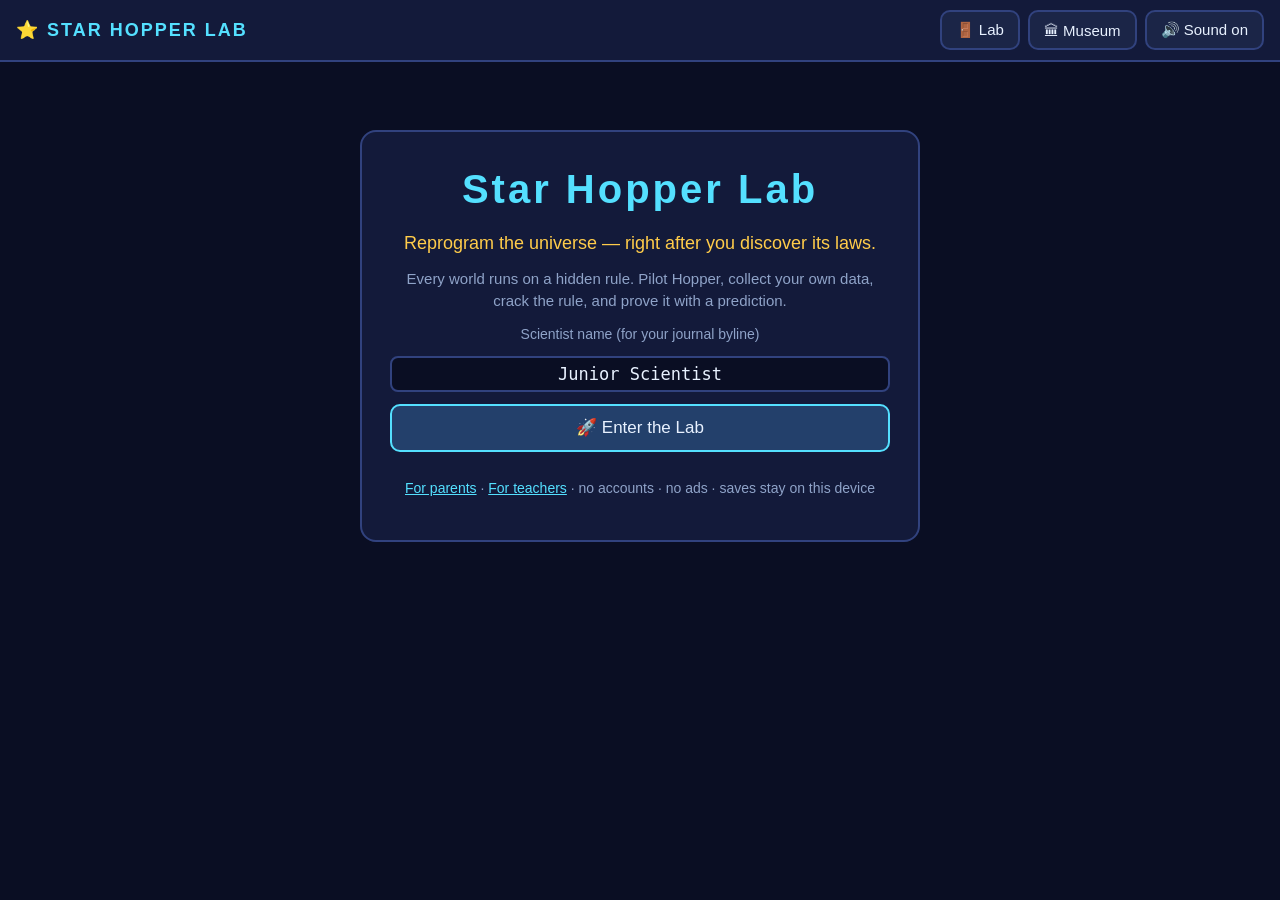
<file: index.html>
<!DOCTYPE html>
<html lang="en">
<head>
  <meta charset="utf-8">
  <meta name="viewport" content="width=device-width, initial-scale=1">
  <title>Star Hopper Lab</title>
  <meta name="description" content="A kids' space platformer that is secretly a research lab: discover each world's hidden law with your own data, then reprogram the universe.">
  <meta name="theme-color" content="#0a0e23">
  <link rel="manifest" href="manifest.webmanifest">
  <link rel="icon" href="assets/icon.svg?v=5" type="image/svg+xml">
  <link rel="stylesheet" href="css/style.css?v=5">
</head>
<body>
  <a class="skip-link" href="#main">Skip to the game</a>

  <header id="topbar">
    <div class="logo">⭐ STAR HOPPER LAB</div>
    <nav aria-label="Main">
      <button id="nav-lab" type="button">🚪 Lab</button>
      <button id="nav-museum" type="button">🏛 Museum</button>
      <button id="btn-mute" type="button" aria-pressed="false">🔊 Sound on</button>
    </nav>
  </header>

  <main id="main">

    <!-- ============ TITLE ============ -->
    <section id="screen-title" class="screen">
      <div class="title-card">
        <h1>Star Hopper Lab</h1>
        <p class="tagline">Reprogram the universe — right after you discover its laws.</p>
        <p class="title-blurb">Every world runs on a hidden rule. Pilot Hopper, collect your own data,
          crack the rule, and prove it with a prediction.</p>
        <label for="player-name">Scientist name (for your journal byline)</label>
        <input id="player-name" maxlength="24" autocomplete="off">
        <button id="btn-start" class="big accent" type="button">🚀 Enter the Lab</button>
        <p class="footnote">
          <a href="parents.html">For parents</a> · <a href="teachers.html">For teachers</a>
          · no accounts · no ads · saves stay on this device
        </p>
      </div>
    </section>

    <!-- ============ LAB HUB ============ -->
    <section id="screen-lab" class="screen hidden">
      <h2>Choose an expedition</h2>
      <p id="lab-meta" class="lab-meta"></p>
      <div class="world-grid">
        <button class="world-card" id="world-terra" type="button">
          <span class="world-emoji">🌍</span>
          <b>Terra Data</b>
          <span class="world-desc">Measurement &amp; variables</span>
          <span class="world-status" id="terra-status">Mission 1: The Engine Law</span>
        </button>
        <div class="world-card locked" aria-disabled="true">
          <span class="world-emoji">🌪</span><b>Ventus</b>
          <span class="world-desc">Noise &amp; replication</span>
          <span class="world-status">🔒 Locked — a future expedition</span>
        </div>
        <div class="world-card locked" aria-disabled="true">
          <span class="world-emoji">🪐</span><b>Correlata</b>
          <span class="world-desc">Relationships &amp; models</span>
          <span class="world-status">🔒 Locked — a future expedition</span>
        </div>
        <div class="world-card locked" aria-disabled="true">
          <span class="world-emoji">🐾</span><b>Census-7</b>
          <span class="world-desc">Sampling &amp; bias</span>
          <span class="world-status">🔒 Locked — a future expedition</span>
        </div>
        <div class="world-card locked" aria-disabled="true">
          <span class="world-emoji">🛰</span><b>Sorter Station</b>
          <span class="world-desc">Classification rules</span>
          <span class="world-status">🔒 Locked — a future expedition</span>
        </div>
        <div class="world-card locked" aria-disabled="true">
          <span class="world-emoji">🌊</span><b>Tempus</b>
          <span class="world-desc">Data over time</span>
          <span class="world-status">🔒 Locked — the capstone</span>
        </div>
      </div>
      <button id="btn-museum" class="big" type="button">🏛 Visit the Lab Museum</button>
    </section>

    <!-- ============ MISSION ============ -->
    <section id="screen-mission" class="screen hidden">
      <div id="mission-banner">
        <div id="mission-title-line">
          <b id="mission-name">The Engine Law</b>
          <span id="mission-question" class="mission-question"></span>
        </div>
        <ol id="step-tracker" aria-label="Research steps">
          <li>Question</li>
          <li>Collect</li>
          <li>Chart</li>
          <li>Predict</li>
          <li>Test</li>
          <li>Publish</li>
        </ol>
      </div>
      <p id="phase-hint" class="phase-hint"></p>

      <div class="mission-cols">
        <section id="world-pane" aria-label="Jump field">
          <div class="canvas-wrap">
            <canvas id="world-canvas" width="640" height="360"
              aria-label="Jump field: Hopper the robot jumps across alien terrain. A metre ruler runs along the ground."></canvas>
            <div id="impact-word" class="hidden" aria-hidden="true"></div>
          </div>
          <div id="speech-bubble" class="off"></div>

          <div id="vars-panel">
            <label class="engine-label" for="engine-slider">hopper.engine
              <input type="range" id="engine-slider" min="1" max="10" step="1" value="3">
              <output id="engine-value" for="engine-slider">3</output>
              <span id="engine-locked-note" class="locked-note"></span>
            </label>
            <span class="locked-chip">gravity = 10 <em>(locked)</em></span>
            <span class="locked-chip">mass = 1 <em>(locked)</em></span>
          </div>

          <div id="action-bar">
            <button id="btn-jump" class="big" type="button" title="Shortcut: J">🦘 Jump!</button>
            <button id="btn-phase-next" class="big accent" type="button"></button>
          </div>

          <div id="predict-panel" class="hidden mission-panel">
            <p id="predict-prompt"></p>
            <div class="predict-row">
              <label for="predict-input">My prediction:
                <input id="predict-input" type="number" min="0" max="52" step="0.5"> m
              </label>
              <button id="btn-commit" class="big accent" type="button">🔒 Lock it in!</button>
            </div>
          </div>

          <div id="test-panel" class="hidden mission-panel">
            <div class="predict-row">
              <button id="btn-official" class="big accent" type="button">🚀 Official Run!</button>
              <button id="btn-retry" class="hidden" type="button">🔁 Predict again</button>
            </div>
            <div id="test-result" class="hidden"></div>
          </div>
        </section>

        <section id="side-pane">
          <div role="tablist" id="side-tabs" aria-label="Lab tools">
            <button role="tab" id="tab-notebook" aria-selected="true" type="button">📓 Notebook</button>
            <button role="tab" id="tab-console" aria-selected="false" type="button">⌨️ KidCode</button>
            <button role="tab" id="tab-journal" aria-selected="false" type="button" disabled>📰 Journal</button>
          </div>

          <div id="panel-notebook" role="tabpanel" aria-label="Field Notebook">
            <div class="table-scroll">
              <table id="notebook-table">
                <caption>Field Notebook — every jump is a data point</caption>
                <thead>
                  <tr><th scope="col">Trial</th><th scope="col">engine</th><th scope="col">distance (m)</th></tr>
                </thead>
                <tbody></tbody>
              </table>
            </div>
            <canvas id="chart-canvas" width="560" height="260" aria-label="Live dot plot of landing distances"></canvas>
            <p id="chart-summary" class="chart-summary" aria-live="polite"></p>
          </div>

          <div id="panel-console" role="tabpanel" class="hidden" aria-label="KidCode console">
            <div id="template-area"></div>
            <textarea id="free-code" class="hidden" rows="9" spellcheck="false"
              aria-label="KidCode editor — write your own program"></textarea>
            <div class="console-row">
              <button id="btn-run" class="big" type="button" title="Shortcut: R">▶ Run code</button>
              <button id="btn-mode-toggle" type="button">✏️ Free typing</button>
            </div>
            <div id="console-error" role="alert" class="hidden"></div>
            <pre id="console-output" aria-label="Code output"></pre>
          </div>

          <div id="panel-journal" role="tabpanel" class="hidden" aria-label="The Hopper Journal">
            <div id="publish-form">
              <h3>📰 The Hopper Journal</h3>
              <label for="article-title">Title</label>
              <input id="article-title" maxlength="60" placeholder="The Engine Law!">
              <p class="byline-row">by <span id="article-byline"></span></p>
              <img id="article-chart-img" alt="Your chart" class="article-chart">
              <fieldset id="tile-groups">
                <legend>Build your conclusion from word tiles</legend>
                <div class="tile-row" id="tiles-1"></div>
                <div class="tile-row" id="tiles-2"></div>
                <div class="tile-row" id="tiles-3"></div>
              </fieldset>
              <p id="conclusion-preview" class="conclusion-preview"></p>
              <label for="article-note">Add your own note (optional)</label>
              <input id="article-note" maxlength="120" placeholder="I noticed that...">
              <button id="btn-publish" class="big accent" type="button" disabled>📰 Publish!</button>
              <div id="quackers-box" class="hidden">
                <p id="quackers-text"></p>
                <div class="predict-row">
                  <button id="btn-more-trials" type="button">🔁 Collect more first</button>
                  <button id="btn-publish-anyway" type="button">📰 Publish now</button>
                </div>
              </div>
            </div>
            <div id="publish-done" class="hidden">
              <h3 id="published-title"></h3>
              <p>Your finding is now an exhibit in the Lab Museum, and the law joined your Rule Card codex.</p>
              <div class="predict-row">
                <button id="btn-done-museum" class="big accent" type="button">🏛 See the Museum</button>
                <button id="btn-done-lab" class="big" type="button">← Back to the Lab</button>
              </div>
            </div>
          </div>
        </section>
      </div>
    </section>

    <!-- ============ MUSEUM ============ -->
    <section id="screen-museum" class="screen hidden">
      <h2>🏛 Lab Museum</h2>
      <p class="lab-meta">Published findings and discovered laws — the trophies of research.</p>
      <div id="exhibit-list" class="exhibit-grid"></div>
      <h3>📜 Rule Card Codex</h3>
      <div id="codex-list" class="codex-grid"></div>
      <button id="btn-back-lab" class="big" type="button">← Back to the Lab</button>
    </section>
  </main>

  <script src="js/core/rng.js?v=5"></script>
  <script src="js/core/stats.js?v=5"></script>
  <script src="js/core/sim.js?v=5"></script>
  <script src="js/core/chartscale.js?v=5"></script>
  <script src="js/core/kidcode.js?v=5"></script>
  <script src="js/core/missions.js?v=5"></script>
  <script src="js/core/save.js?v=5"></script>
  <script src="js/game/jokes.js?v=5"></script>
  <script src="js/game/audio.js?v=5"></script>
  <script src="js/game/chart.js?v=5"></script>
  <script src="js/game/notebook.js?v=5"></script>
  <script src="js/game/world.js?v=5"></script>
  <script src="js/game/console.js?v=5"></script>
  <script src="js/game/journal.js?v=5"></script>
  <script src="js/game/main.js?v=5"></script>
</body>
</html>
</file>
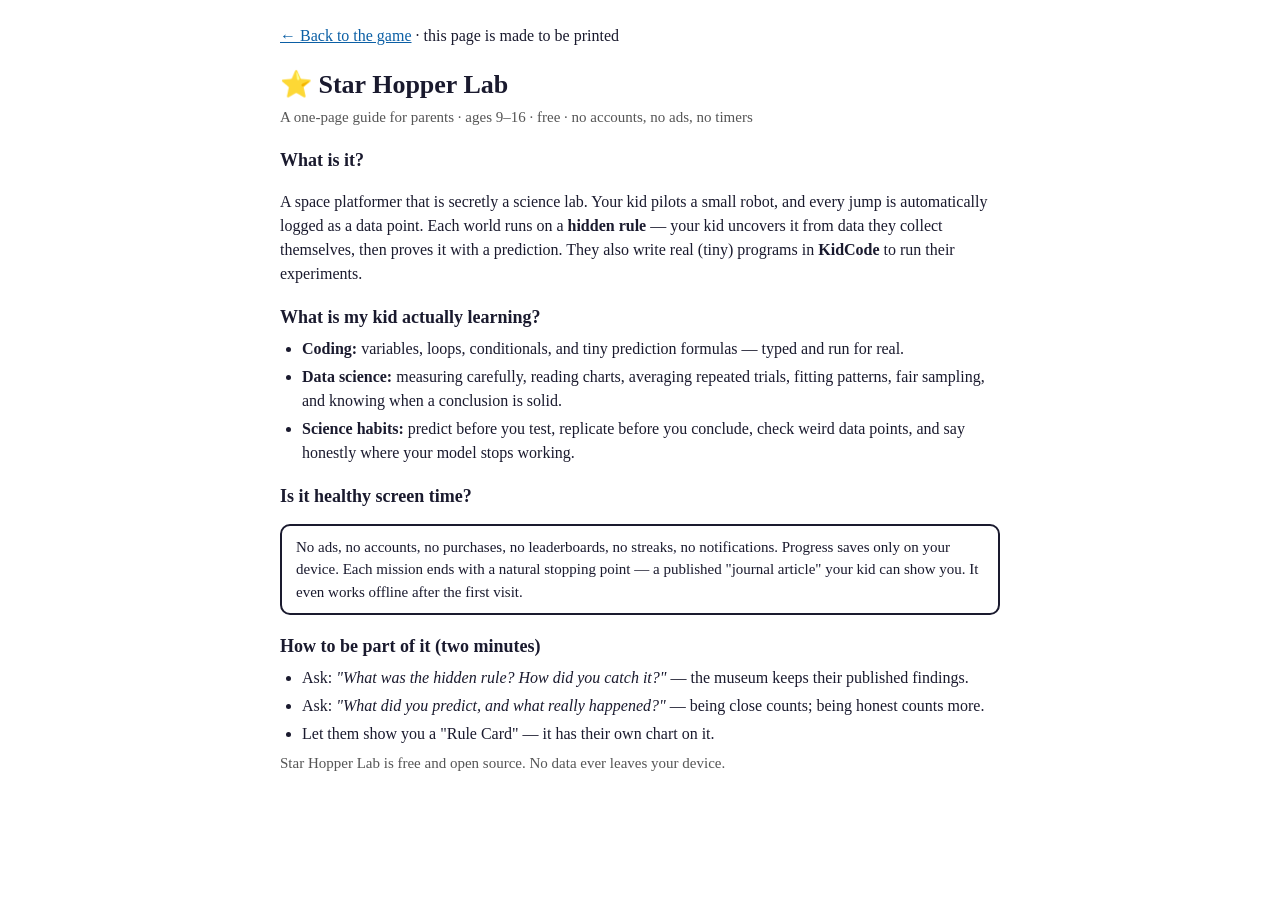
<file: parents.html>
<!DOCTYPE html>
<html lang="en">
<head>
  <meta charset="utf-8">
  <meta name="viewport" content="width=device-width, initial-scale=1">
  <title>Star Hopper Lab — a one-page guide for parents</title>
  <style>
    body { font-family: Georgia, "Times New Roman", serif; font-size: 16px; line-height: 1.5;
           max-width: 720px; margin: 24px auto; padding: 0 16px; color: #1a1a2e; background: #fff; }
    h1 { font-size: 26px; margin-bottom: 2px; }
    h2 { font-size: 18px; margin: 18px 0 4px; }
    .sub { color: #555; margin-top: 0; font-size: 15px; }
    ul { margin: 6px 0; padding-left: 22px; }
    li { margin: 4px 0; }
    .box { border: 2px solid #1a1a2e; border-radius: 10px; padding: 10px 14px; margin: 14px 0; font-size: 15px; }
    a { color: #0b5fa5; }
    @media print { body { margin: 0.5in; font-size: 14px; } a { color: inherit; text-decoration: none; } .no-print { display: none; } }
  </style>
</head>
<body>
  <p class="no-print"><a href="index.html">← Back to the game</a> · this page is made to be printed</p>
  <h1>⭐ Star Hopper Lab</h1>
  <p class="sub">A one-page guide for parents · ages 9–16 · free · no accounts, no ads, no timers</p>

  <h2>What is it?</h2>
  <p>A space platformer that is secretly a science lab. Your kid pilots a small robot, and every jump is
    automatically logged as a data point. Each world runs on a <b>hidden rule</b> — your kid uncovers it from
    data they collect themselves, then proves it with a prediction. They also write real (tiny) programs in
    <b>KidCode</b> to run their experiments.</p>

  <h2>What is my kid actually learning?</h2>
  <ul>
    <li><b>Coding:</b> variables, loops, conditionals, and tiny prediction formulas — typed and run for real.</li>
    <li><b>Data science:</b> measuring carefully, reading charts, averaging repeated trials, fitting patterns,
      fair sampling, and knowing when a conclusion is solid.</li>
    <li><b>Science habits:</b> predict before you test, replicate before you conclude, check weird data points,
      and say honestly where your model stops working.</li>
  </ul>

  <h2>Is it healthy screen time?</h2>
  <div class="box">
    No ads, no accounts, no purchases, no leaderboards, no streaks, no notifications. Progress saves only on
    your device. Each mission ends with a natural stopping point — a published "journal article" your kid can
    show you. It even works offline after the first visit.
  </div>

  <h2>How to be part of it (two minutes)</h2>
  <ul>
    <li>Ask: <i>"What was the hidden rule? How did you catch it?"</i> — the museum keeps their published findings.</li>
    <li>Ask: <i>"What did you predict, and what really happened?"</i> — being close counts; being honest counts more.</li>
    <li>Let them show you a "Rule Card" — it has their own chart on it.</li>
  </ul>

  <p class="sub">Star Hopper Lab is free and open source. No data ever leaves your device.</p>
</body>
</html>
</file>
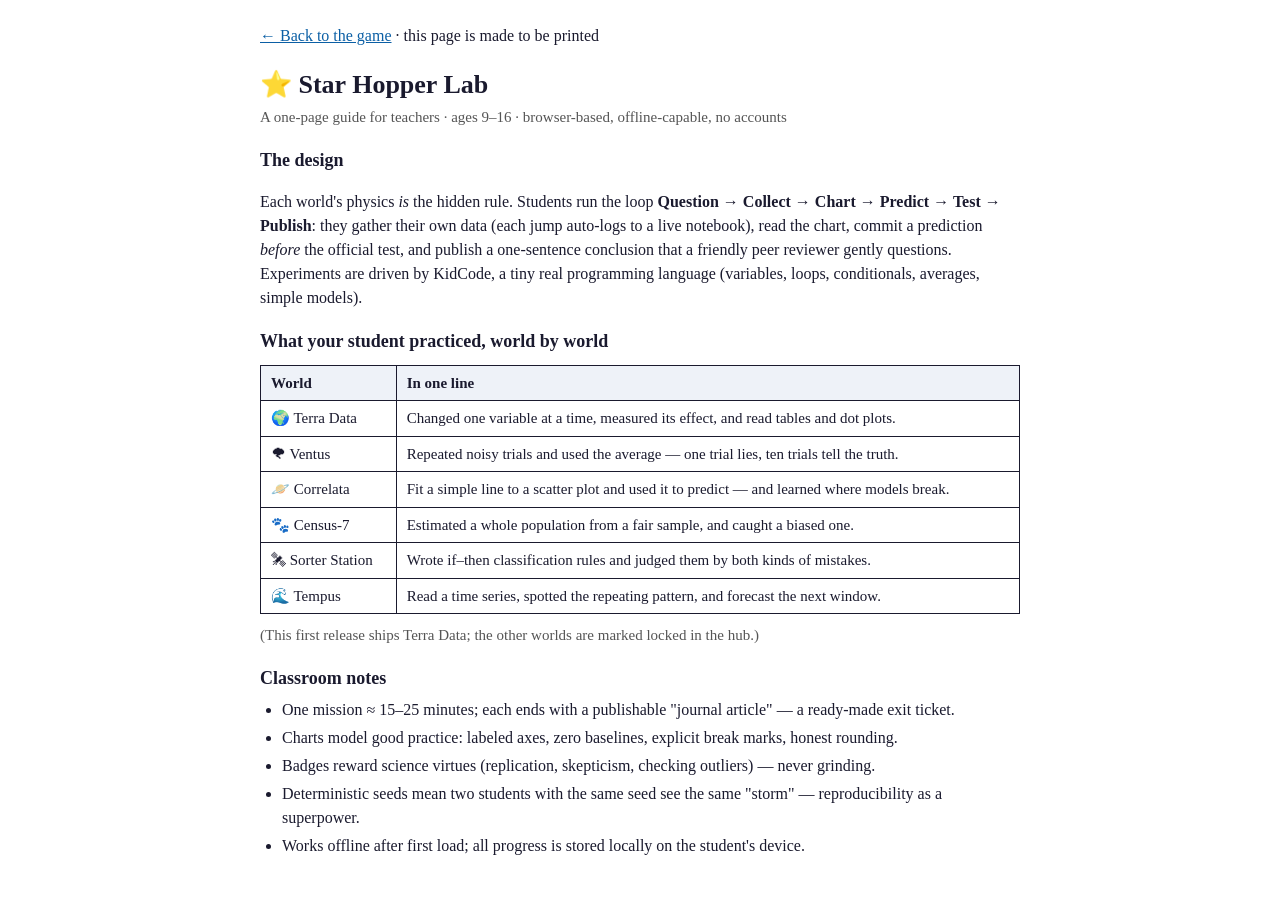
<file: teachers.html>
<!DOCTYPE html>
<html lang="en">
<head>
  <meta charset="utf-8">
  <meta name="viewport" content="width=device-width, initial-scale=1">
  <title>Star Hopper Lab — a one-page guide for teachers</title>
  <style>
    body { font-family: Georgia, "Times New Roman", serif; font-size: 16px; line-height: 1.5;
           max-width: 760px; margin: 24px auto; padding: 0 16px; color: #1a1a2e; background: #fff; }
    h1 { font-size: 26px; margin-bottom: 2px; }
    h2 { font-size: 18px; margin: 18px 0 4px; }
    .sub { color: #555; margin-top: 0; font-size: 15px; }
    table { border-collapse: collapse; width: 100%; font-size: 15px; margin: 10px 0; }
    th, td { border: 1px solid #1a1a2e; padding: 6px 10px; text-align: left; vertical-align: top; }
    th { background: #eef2f8; }
    ul { margin: 6px 0; padding-left: 22px; }
    li { margin: 4px 0; }
    a { color: #0b5fa5; }
    @media print { body { margin: 0.5in; font-size: 14px; } a { color: inherit; text-decoration: none; } .no-print { display: none; } }
  </style>
</head>
<body>
  <p class="no-print"><a href="index.html">← Back to the game</a> · this page is made to be printed</p>
  <h1>⭐ Star Hopper Lab</h1>
  <p class="sub">A one-page guide for teachers · ages 9–16 · browser-based, offline-capable, no accounts</p>

  <h2>The design</h2>
  <p>Each world's physics <i>is</i> the hidden rule. Students run the loop
    <b>Question → Collect → Chart → Predict → Test → Publish</b>: they gather their own data (each jump
    auto-logs to a live notebook), read the chart, commit a prediction <i>before</i> the official test, and
    publish a one-sentence conclusion that a friendly peer reviewer gently questions. Experiments are driven
    by KidCode, a tiny real programming language (variables, loops, conditionals, averages, simple models).</p>

  <h2>What your student practiced, world by world</h2>
  <table>
    <tr><th>World</th><th>In one line</th></tr>
    <tr><td>🌍 Terra Data</td><td>Changed one variable at a time, measured its effect, and read tables and dot plots.</td></tr>
    <tr><td>🌪 Ventus</td><td>Repeated noisy trials and used the average — one trial lies, ten trials tell the truth.</td></tr>
    <tr><td>🪐 Correlata</td><td>Fit a simple line to a scatter plot and used it to predict — and learned where models break.</td></tr>
    <tr><td>🐾 Census-7</td><td>Estimated a whole population from a fair sample, and caught a biased one.</td></tr>
    <tr><td>🛰 Sorter Station</td><td>Wrote if–then classification rules and judged them by both kinds of mistakes.</td></tr>
    <tr><td>🌊 Tempus</td><td>Read a time series, spotted the repeating pattern, and forecast the next window.</td></tr>
  </table>
  <p class="sub">(This first release ships Terra Data; the other worlds are marked locked in the hub.)</p>

  <h2>Classroom notes</h2>
  <ul>
    <li>One mission ≈ 15–25 minutes; each ends with a publishable "journal article" — a ready-made exit ticket.</li>
    <li>Charts model good practice: labeled axes, zero baselines, explicit break marks, honest rounding.</li>
    <li>Badges reward science virtues (replication, skepticism, checking outliers) — never grinding.</li>
    <li>Deterministic seeds mean two students with the same seed see the same "storm" — reproducibility as a superpower.</li>
    <li>Works offline after first load; all progress is stored locally on the student's device.</li>
  </ul>
</body>
</html>
</file>
<file: css/style.css>
/* Star Hopper Lab — retro-futuristic lab styling.
 * Rules: instructional text is never below 14px, focus is always visible,
 * touch targets are big, and prefers-reduced-motion is respected.
 */

:root {
  --bg: #0a0e23;
  --bg-raise: #131a3a;
  --bg-panel: #1b2547;
  --line: #31427e;
  --ink: #e8f1ff;
  --ink-dim: #8fa3c8;
  --cyan: #54e0ff;
  --gold: #ffcc4a;
  --green: #7dffa8;
  --red: #ff7a7a;
  --font: "Avenir Next", "Trebuchet MS", Verdana, sans-serif;
  --mono: ui-monospace, Menlo, Consolas, monospace;
}

* { box-sizing: border-box; }

html, body {
  margin: 0;
  padding: 0;
  background: var(--bg);
  color: var(--ink);
  font-family: var(--font);
  font-size: 16px;
  line-height: 1.45;
}

button {
  font-family: inherit;
  font-size: 15px;
  color: var(--ink);
  background: var(--bg-panel);
  border: 2px solid var(--line);
  border-radius: 10px;
  padding: 8px 14px;
  cursor: pointer;
  min-height: 40px;
}
button:hover:not(:disabled) { border-color: var(--cyan); }
button:disabled { opacity: 0.45; cursor: not-allowed; }
button.big { font-size: 17px; padding: 10px 18px; min-height: 48px; }
button.accent { background: #23406b; border-color: var(--cyan); }
button:focus-visible, input:focus-visible, textarea:focus-visible, a:focus-visible {
  outline: 3px solid var(--gold);
  outline-offset: 2px;
}

input, textarea {
  font-family: var(--mono);
  font-size: 15px;
  color: var(--ink);
  background: var(--bg);
  border: 2px solid var(--line);
  border-radius: 8px;
  padding: 6px 8px;
}

a { color: var(--cyan); }

.hidden { display: none !important; }

.skip-link {
  position: absolute;
  left: -999px;
  top: 0;
  background: var(--gold);
  color: #000;
  padding: 8px 14px;
  z-index: 50;
}
.skip-link:focus { left: 8px; }

/* ---------- top bar ---------- */

#topbar {
  display: flex;
  align-items: center;
  justify-content: space-between;
  gap: 8px;
  padding: 10px 16px;
  background: var(--bg-raise);
  border-bottom: 2px solid var(--line);
  flex-wrap: wrap;
}
.logo { font-weight: 800; letter-spacing: 2px; font-size: 18px; color: var(--cyan); }
#topbar nav { display: flex; gap: 8px; flex-wrap: wrap; }

main { max-width: 1100px; margin: 0 auto; padding: 14px; }

/* ---------- title ---------- */

.title-card {
  max-width: 560px;
  margin: 6vh auto;
  background: var(--bg-raise);
  border: 2px solid var(--line);
  border-radius: 16px;
  padding: 28px;
  text-align: center;
  display: flex;
  flex-direction: column;
  gap: 12px;
}
.title-card h1 { margin: 0; font-size: 40px; letter-spacing: 3px; color: var(--cyan); }
.tagline { margin: 0; font-size: 18px; color: var(--gold); }
.title-blurb { margin: 0; color: var(--ink-dim); font-size: 15px; }
.title-card label { font-size: 14px; color: var(--ink-dim); }
.title-card input { text-align: center; font-size: 17px; }
.footnote { font-size: 14px; color: var(--ink-dim); }

/* ---------- lab hub ---------- */

.lab-meta { color: var(--ink-dim); font-size: 14px; }
.world-grid {
  display: grid;
  grid-template-columns: repeat(auto-fill, minmax(210px, 1fr));
  gap: 12px;
  margin: 14px 0 18px;
}
.world-card {
  display: flex;
  flex-direction: column;
  gap: 4px;
  align-items: flex-start;
  text-align: left;
  padding: 14px;
  border-radius: 14px;
  background: var(--bg-raise);
  border: 2px solid var(--line);
  font-size: 15px;
  color: var(--ink);
}
.world-card b { font-size: 18px; }
.world-emoji { font-size: 26px; }
.world-desc { color: var(--ink-dim); font-size: 14px; }
.world-status { color: var(--gold); font-size: 14px; }
.world-card.locked { opacity: 0.55; }
.world-card:not(.locked):hover { border-color: var(--cyan); transform: translateY(-2px); }

/* ---------- mission layout ---------- */

#mission-banner {
  display: flex;
  flex-wrap: wrap;
  gap: 10px;
  align-items: center;
  justify-content: space-between;
  background: var(--bg-raise);
  border: 2px solid var(--line);
  border-radius: 12px;
  padding: 10px 14px;
}
#mission-title-line { display: flex; flex-direction: column; gap: 2px; }
#mission-name { color: var(--gold); font-size: 18px; }
.mission-question { color: var(--ink); font-size: 15px; }

#step-tracker {
  display: flex;
  gap: 4px;
  list-style: none;
  margin: 0;
  padding: 0;
  flex-wrap: wrap;
}
#step-tracker li {
  font-size: 14px;
  padding: 4px 10px;
  border-radius: 20px;
  border: 2px solid var(--line);
  color: var(--ink-dim);
}
#step-tracker li.active { border-color: var(--gold); color: var(--gold); font-weight: 700; }
#step-tracker li.done { border-color: var(--green); color: var(--green); }

.phase-hint { min-height: 22px; margin: 10px 2px; font-size: 15px; color: var(--ink); }

.mission-cols {
  display: grid;
  grid-template-columns: minmax(320px, 1.2fr) minmax(300px, 1fr);
  gap: 14px;
}
@media (max-width: 900px) {
  .mission-cols { grid-template-columns: 1fr; }
}

/* ---------- world pane ---------- */

.canvas-wrap { position: relative; }
#world-canvas {
  width: 100%;
  height: auto;
  border: 2px solid var(--line);
  border-radius: 12px;
  background: var(--bg);
  display: block;
  touch-action: none;
}
#impact-word {
  position: absolute;
  top: 34%;
  left: 40%;
  font-size: 30px;
  font-weight: 900;
  color: var(--gold);
  text-shadow: 2px 2px 0 #000;
  pointer-events: none;
}
#impact-word.pop { animation: pop 0.5s ease-out; }
@keyframes pop {
  0% { transform: scale(0.3) rotate(-6deg); opacity: 0; }
  60% { transform: scale(1.25) rotate(3deg); opacity: 1; }
  100% { transform: scale(1); }
}

/* the bubble fades instead of collapsing: buttons must never move under a
   child's finger */
#speech-bubble {
  margin-top: 8px;
  background: var(--bg-panel);
  border: 2px solid var(--cyan);
  border-radius: 12px;
  padding: 8px 12px;
  font-size: 15px;
  min-height: 44px;
  transition: opacity 0.4s ease;
}
#speech-bubble.off { opacity: 0; }

#vars-panel {
  display: flex;
  align-items: center;
  gap: 10px;
  flex-wrap: wrap;
  margin-top: 10px;
  font-family: var(--mono);
  font-size: 15px;
}
.engine-label { display: flex; align-items: center; gap: 8px; font-size: 15px; }
#engine-slider { width: 160px; accent-color: var(--cyan); }
#engine-value { color: var(--cyan); font-weight: 700; min-width: 20px; }
.locked-note { color: var(--gold); font-size: 14px; }
.locked-chip {
  background: var(--bg-panel);
  border: 2px dashed var(--line);
  border-radius: 16px;
  padding: 3px 10px;
  color: var(--ink-dim);
  font-size: 14px;
}
.locked-chip em { font-style: normal; color: var(--gold); }

#action-bar { display: flex; gap: 10px; margin-top: 10px; flex-wrap: wrap; }

.mission-panel {
  margin-top: 10px;
  background: var(--bg-raise);
  border: 2px solid var(--gold);
  border-radius: 12px;
  padding: 12px;
}
.predict-row { display: flex; gap: 10px; align-items: center; flex-wrap: wrap; margin-top: 6px; }
#predict-input { width: 90px; font-size: 17px; }
#test-result { margin-top: 10px; font-size: 15px; }
#test-result p { margin: 4px 0; }

/* ---------- side pane ---------- */

#side-pane {
  background: var(--bg-raise);
  border: 2px solid var(--line);
  border-radius: 12px;
  padding: 10px;
  min-height: 480px;
}
#side-tabs { display: flex; gap: 6px; margin-bottom: 10px; flex-wrap: wrap; }
#side-tabs [role="tab"][aria-selected="true"] { border-color: var(--cyan); color: var(--cyan); }

.table-scroll { max-height: 150px; overflow-y: auto; overflow-x: auto; border: 1px solid var(--line); border-radius: 8px; }
#notebook-table { width: 100%; border-collapse: collapse; font-family: var(--mono); font-size: 14px; }
#notebook-table caption { text-align: left; color: var(--ink-dim); font-size: 14px; padding: 4px 6px; }
#notebook-table th, #notebook-table td { padding: 3px 10px; text-align: right; border-bottom: 1px solid rgba(49,66,126,0.5); }
#notebook-table th { position: sticky; top: 0; background: var(--bg-panel); color: var(--ink-dim); }

#chart-canvas { width: 100%; height: auto; margin-top: 10px; display: block; }
.chart-summary { font-size: 14px; color: var(--ink-dim); font-family: var(--mono); margin: 6px 2px; }

/* console */
.template-box {
  border: 2px solid var(--line);
  border-radius: 10px;
  padding: 8px;
  margin-bottom: 10px;
  background: var(--bg-panel);
}
.template-box.locked { opacity: 0.6; }
.template-box.fresh { border-color: var(--green); }
.template-head { font-size: 14px; color: var(--ink-dim); margin-bottom: 6px; }
.template-box.fresh .template-head { color: var(--green); }
.template-code { font-family: var(--mono); font-size: 15px; }
.template-line { display: flex; align-items: center; gap: 2px; padding: 2px 0; white-space: pre; }
.template-line input {
  width: 64px;
  text-align: center;
  font-size: 15px;
  padding: 2px 4px;
  border-color: var(--cyan);
}
.template-run { margin-top: 6px; font-size: 14px; min-height: 34px; }
#free-code { width: 100%; resize: vertical; }
.console-row { display: flex; gap: 8px; margin-top: 8px; flex-wrap: wrap; }
#console-error {
  margin-top: 8px;
  background: rgba(255,122,122,0.12);
  border: 2px solid var(--red);
  border-radius: 10px;
  padding: 8px 10px;
  font-size: 15px;
}
#console-output {
  font-family: var(--mono);
  font-size: 14px;
  color: var(--green);
  background: var(--bg);
  border: 1px solid var(--line);
  border-radius: 8px;
  padding: 8px;
  min-height: 40px;
  white-space: pre-wrap;
  overflow-x: auto;
}

/* journal */
#panel-journal h3 { margin: 4px 0 10px; }
#panel-journal label { display: block; font-size: 14px; color: var(--ink-dim); margin-top: 10px; }
#panel-journal input { width: 100%; font-family: var(--font); }
.byline-row { color: var(--ink-dim); font-size: 14px; margin: 6px 0; }
.article-chart { max-width: 100%; border: 2px solid var(--line); border-radius: 8px; }
#tile-groups { border: 2px solid var(--line); border-radius: 10px; margin-top: 10px; }
#tile-groups legend { font-size: 14px; color: var(--ink-dim); padding: 0 6px; }
.tile-row { display: flex; gap: 6px; flex-wrap: wrap; margin: 6px 0; }
.tile { font-size: 14px; min-height: 34px; border-radius: 18px; }
.tile.picked { border-color: var(--gold); color: var(--gold); font-weight: 700; }
.conclusion-preview { font-size: 16px; color: var(--gold); min-height: 24px; }
#quackers-box {
  margin-top: 10px;
  border: 2px solid var(--gold);
  border-radius: 10px;
  padding: 10px;
  background: rgba(255,204,74,0.08);
  font-size: 15px;
}
#btn-publish { margin-top: 12px; }
#publish-done { text-align: center; padding: 20px 6px; }
#publish-done h3 { color: var(--gold); font-size: 20px; }

/* ---------- museum ---------- */

.exhibit-grid, .codex-grid {
  display: grid;
  grid-template-columns: repeat(auto-fill, minmax(240px, 1fr));
  gap: 12px;
  margin: 12px 0 20px;
}
.exhibit, .rule-card {
  background: var(--bg-raise);
  border: 2px solid var(--line);
  border-radius: 12px;
  padding: 12px;
  font-size: 15px;
}
.exhibit h4 { margin: 0 0 4px; color: var(--cyan); font-size: 16px; }
.exhibit-meta { color: var(--ink-dim); font-size: 14px; margin: 0 0 8px; }
.exhibit img, .rule-card img { max-width: 100%; border-radius: 8px; border: 1px solid var(--line); }
.exhibit-finding { color: var(--gold); }
.exhibit-note { color: var(--ink-dim); font-size: 14px; }
.rule-card-head { color: var(--gold); font-weight: 700; margin-bottom: 6px; }
.empty-note { color: var(--ink-dim); font-size: 15px; }

/* ---------- reduced motion ---------- */

@media (prefers-reduced-motion: reduce) {
  * { animation: none !important; transition: none !important; }
  .world-card:not(.locked):hover { transform: none; }
}
</file>
